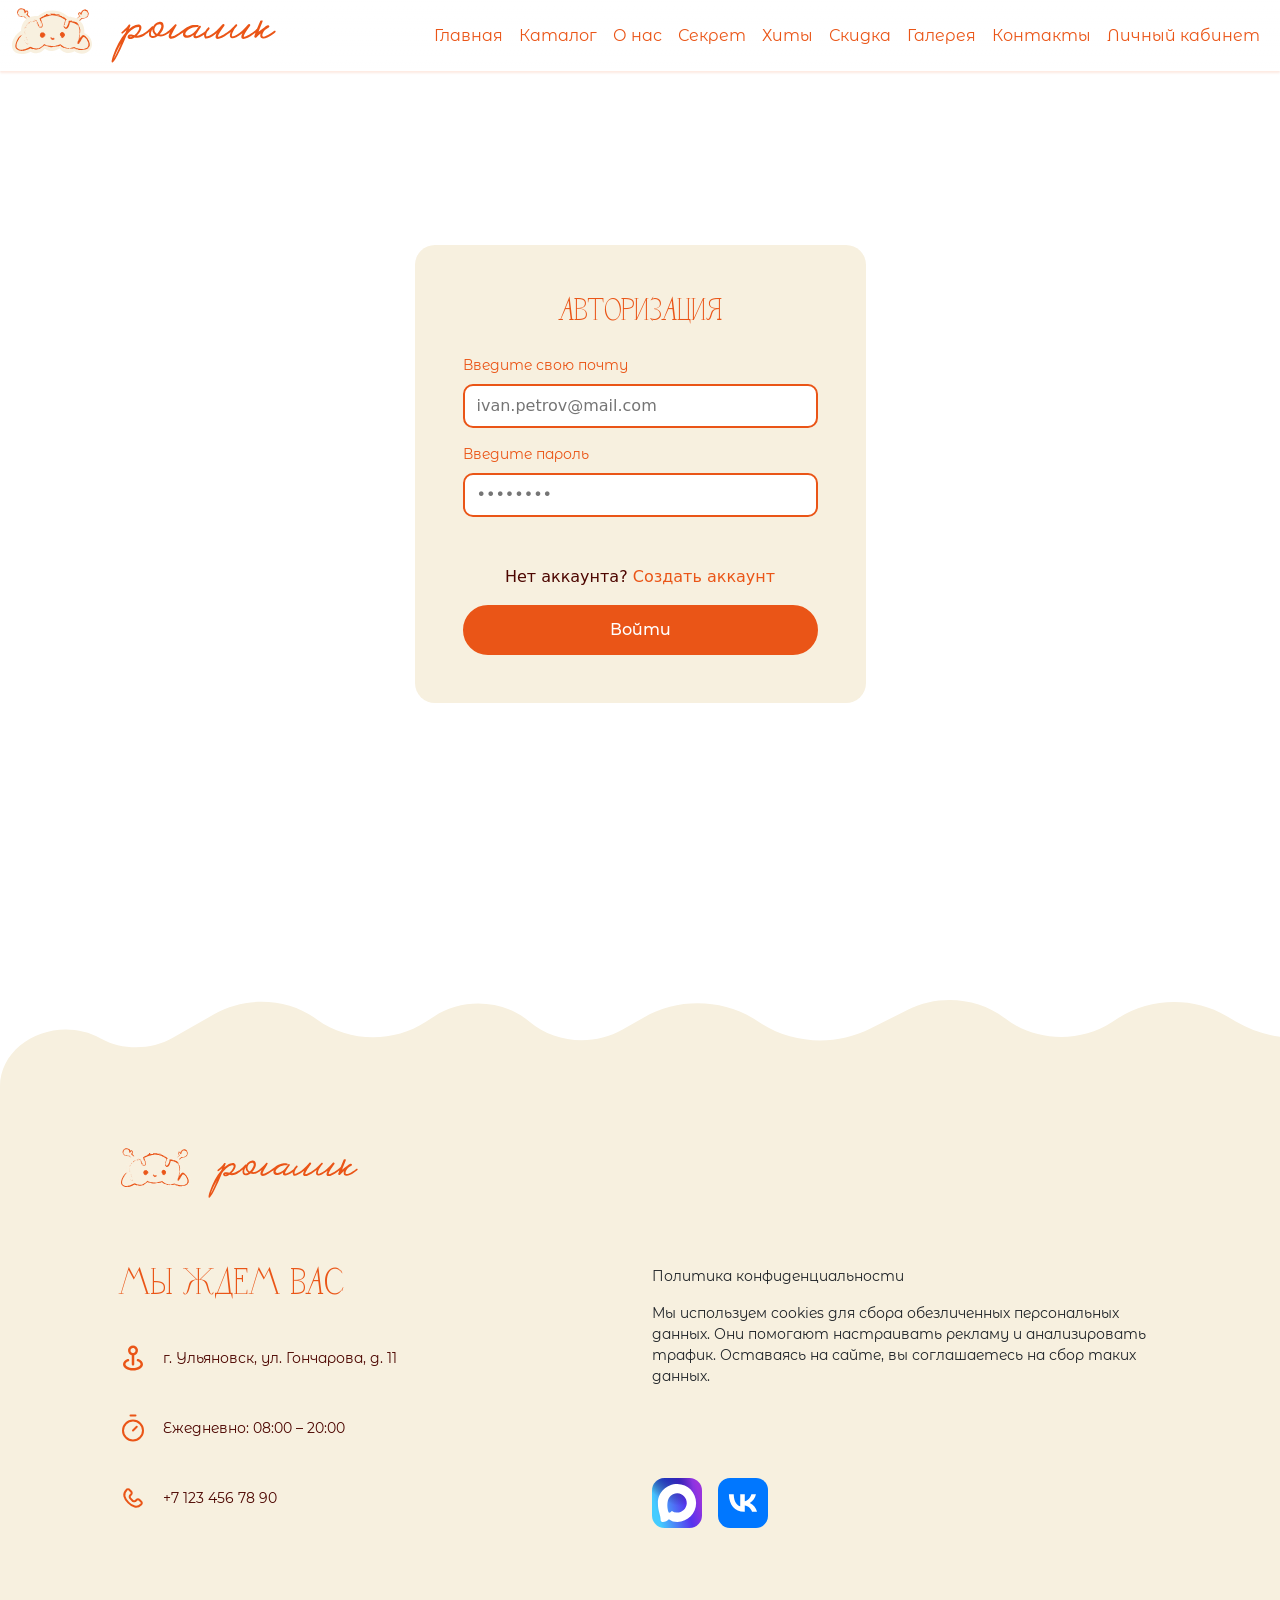
<file: login.html>
<!DOCTYPE html>
<html lang="en">

<head>
    <meta charset="UTF-8">
    <meta name="viewport" content="width=device-width, initial-scale=1.0">
    <title>Document</title>
    <link rel="stylesheet" href="css/main.css">
    <link href="https://cdn.jsdelivr.net/npm/bootstrap@5.3.8/dist/css/bootstrap.min.css" rel="stylesheet"
        integrity="sha384-sRIl4kxILFvY47J16cr9ZwB07vP4J8+LH7qKQnuqkuIAvNWLzeN8tE5YBujZqJLB" crossorigin="anonymous">
</head>

<body>
    <header>
        <nav class="navbar navbar-expand-lg fixed-top">
            <div class="container-fluid">
                <div class="logo d-flex align-items-center">
                    <picture>
                        <source media="(max-width: 768px)" srcset="img/logo.svg">
                        <img src="img/logo-desk.svg" alt="">
                    </picture>
                </div>

                <button class="navbar-toggler border-2 border-light" type="button" data-bs-toggle="collapse"
                    data-bs-target="#navbarNavAltMarkup" aria-controls="navbarNavAltMarkup" aria-expanded="false"
                    aria-label="Toggle navigation">
                    <img src="img/burger.svg" alt="">
                </button>

                <div class="collapse navbar-collapse" id="navbarNavAltMarkup">
                    <div class="navbar-nav ms-auto">
                        <a class="nav-link" href="index.html#hero">Главная</a>
                        <a class="nav-link" href="catalog.html">Каталог</a>
                        <a class="nav-link" href="index.html#about">О нас</a>
                        <a class="nav-link" href="index.html#secret">Секрет</a>
                        <a class="nav-link" href="index.html#bestsellers">Хиты</a>
                        <a class="nav-link" href="index.html#action">Скидка</a>
                        <a class="nav-link" href="index.html#gallery">Галерея</a>
                        <a class="nav-link" href="index.html#contact">Контакты</a>
                        <a class="nav-link" href="reg.html">Личный кабинет</a>
                    </div>
                </div>
            </div>
        </nav>

    </header>

    <main class="d-flex align-items-center min-vh-100 pt-5">
        <div class="container">
            <div class="row justify-content-center">

                <div class="col-12 col-md-8 col-lg-5">
                    <div class="login-card p-5 p-md-5">

                        <h2 class="login-title text-center mb-4">АВТОРИЗАЦИЯ</h2>

                        <form>
                            <div class="mb-3 d-flex flex-column">
                                <label class="form-label login-label">Введите свою почту</label>
                                <input type="email" class=" login-input" placeholder="ivan.petrov@mail.com"
                                    required>
                            </div>

                            <div class="mb-3 d-flex flex-column">
                                <label class="form-label login-label">Введите пароль</label>
                                <input type="password" class="login-input" placeholder="••••••••" required>
                            </div>


                            <div class="text-center mt-5 reg-link">
                                <p>Нет аккаунта? <a href="reg.html">Создать аккаунт</a></p>
                            </div>

                            <button type="submit" class="w-100 mt-0 login-btn">Войти</button>
                        </form>

                    </div>
                </div>
            </div>
        </div>
    </main>

    <footer id="contact">
        <div class="container p-5">
            <div class="logo-footer d-flex align-items-center mb-5">
                <img src="img/logo-desk.svg" alt="Логотип" style="height: 50px;" />
            </div>

            <div class="row g-4">
                <div class="col-12 col-lg-6">
                    <h2 class="title text-center text-lg-start">МЫ ЖДЕМ ВАС</h2>
                    <ul class="list-contact">
                        <li>
                            <img src="img/uil_map-pin.svg" alt="Адрес" />
                            <a href="#">г. Ульяновск, ул. Гончарова, д. 11</a>
                        </li>
                        <li>
                            <img src="img/lucide_timer.svg" alt="Время работы" />
                            <a href="#">Ежедневно: 08:00 – 20:00</a>
                        </li>
                        <li>
                            <img src="img/flowbite_phone-outline.svg" alt="Телефон" />
                            <a href="tel:+71234567890">+7 123 456 78 90</a>
                        </li>
                    </ul>
                </div>

                <div class="col-12 col-lg-6">
                    <div class="confid">
                        <p>Политика конфиденциальности</p>
                        <p>
                            Мы используем cookies для сбора обезличенных персональных данных.
                            Они помогают настраивать рекламу и анализировать трафик.
                            Оставаясь на сайте, вы соглашаетесь на сбор таких данных.
                        </p>
                    </div>

                    <div class="icon-set d-flex flex-row gap-3 justify-content-center justify-content-lg-start">
                        <img src="img/max.svg" alt="" />
                        <img src="img/vk.svg" alt="" />
                    </div>
                </div>
            </div>
        </div>
    </footer>

</body>
<script src="js/main.js"></script>
<script src="https://cdn.jsdelivr.net/npm/bootstrap@5.3.8/dist/js/bootstrap.bundle.min.js"
    integrity="sha384-FKyoEForCGlyvwx9Hj09JcYn3nv7wiPVlz7YYwJrWVcXK/BmnVDxM+D2scQbITxI"
    crossorigin="anonymous"></script>

</html>
</file>
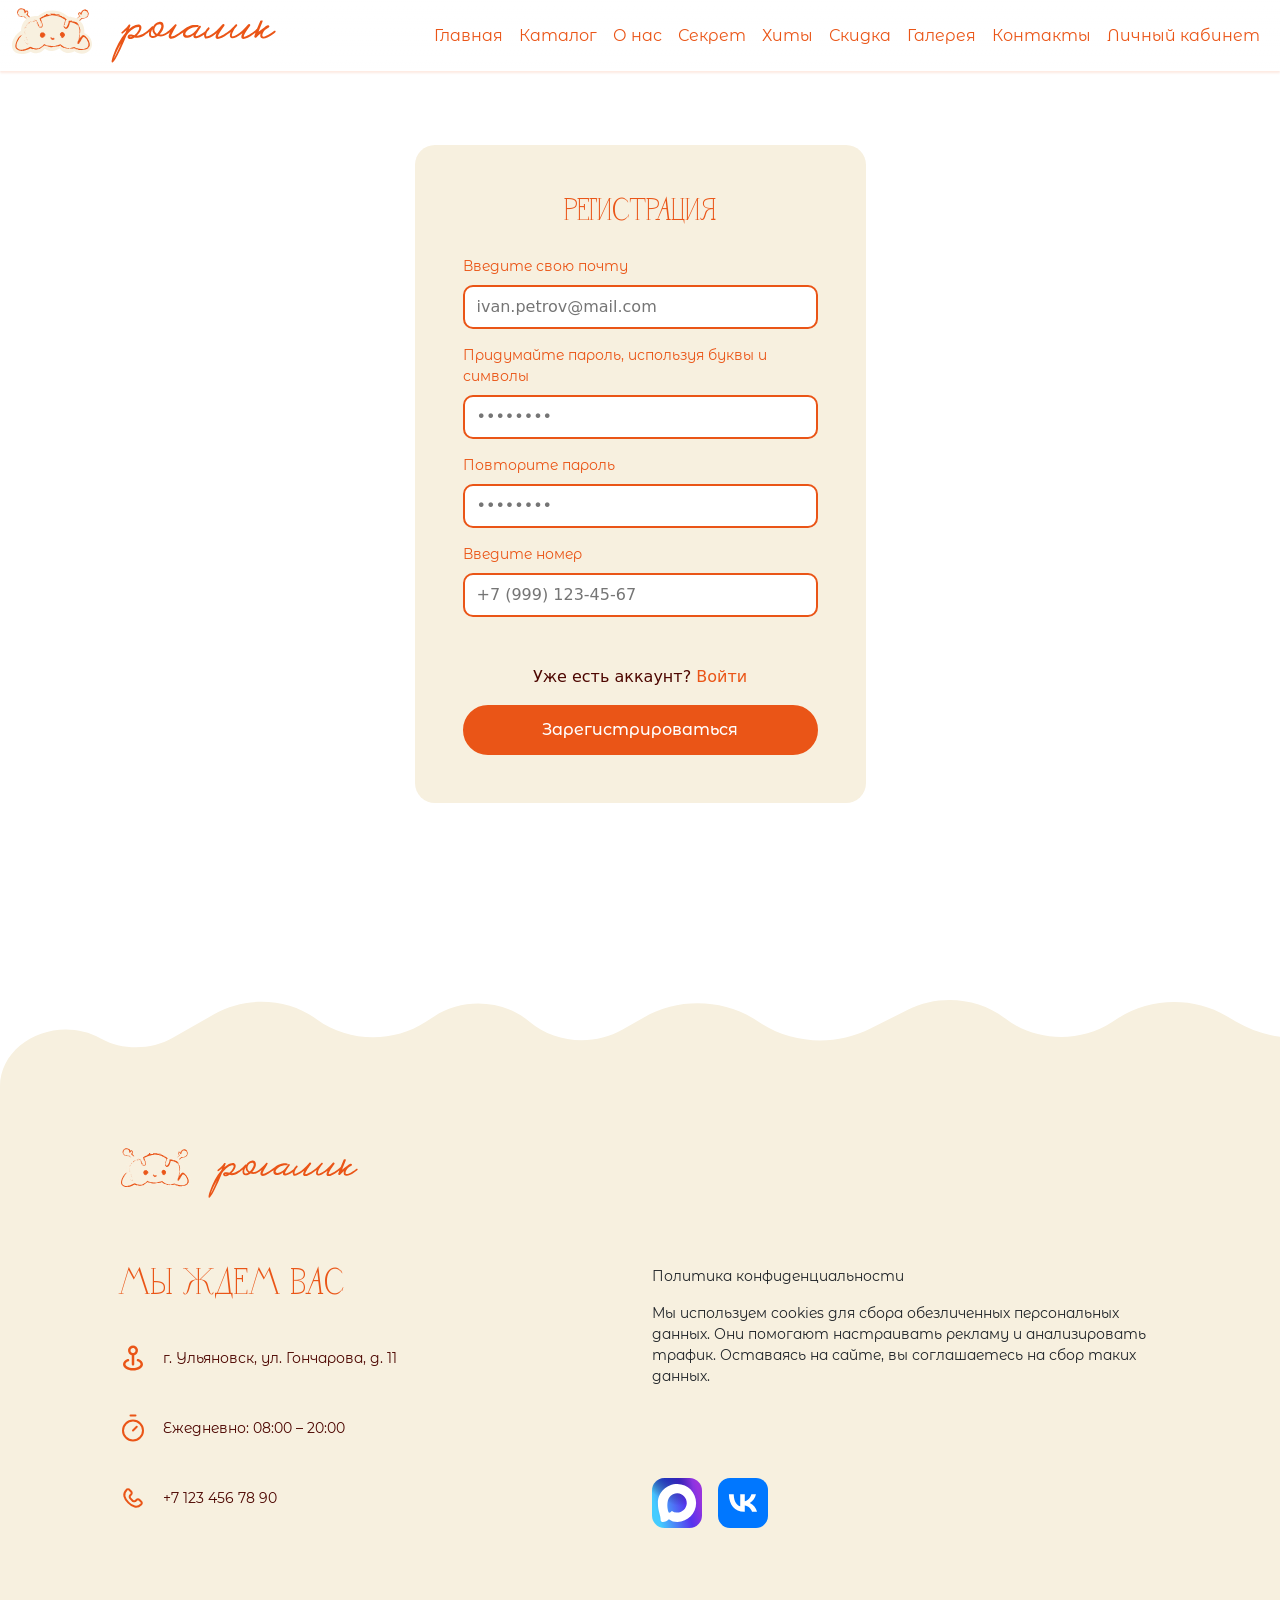
<file: reg.html>
<!DOCTYPE html>
<html lang="en">

<head>
    <meta charset="UTF-8">
    <meta name="viewport" content="width=device-width, initial-scale=1.0">
    <title>Document</title>
    <link rel="stylesheet" href="css/main.css">
    <link href="https://cdn.jsdelivr.net/npm/bootstrap@5.3.8/dist/css/bootstrap.min.css" rel="stylesheet"
        integrity="sha384-sRIl4kxILFvY47J16cr9ZwB07vP4J8+LH7qKQnuqkuIAvNWLzeN8tE5YBujZqJLB" crossorigin="anonymous">
</head>

<body>
    <header>
        <nav class="navbar navbar-expand-lg fixed-top">
            <div class="container-fluid">
                <div class="logo d-flex align-items-center">
                    <picture>
                        <source media="(max-width: 768px)" srcset="img/logo.svg">
                        <img src="img/logo-desk.svg" alt="">
                    </picture>
                </div>

                <button class="navbar-toggler border-2 border-light" type="button" data-bs-toggle="collapse"
                    data-bs-target="#navbarNavAltMarkup" aria-controls="navbarNavAltMarkup" aria-expanded="false"
                    aria-label="Toggle navigation">
                    <img src="img/burger.svg" alt="">
                </button>

                <div class="collapse navbar-collapse" id="navbarNavAltMarkup">
                    <div class="navbar-nav ms-auto">
                        <a class="nav-link" href="index.html#hero">Главная</a>
                        <a class="nav-link" href="catalog.html">Каталог</a>
                        <a class="nav-link" href="index.html#about">О нас</a>
                        <a class="nav-link" href="index.html#secret">Секрет</a>
                        <a class="nav-link" href="index.html#bestsellers">Хиты</a>
                        <a class="nav-link" href="index.html#action">Скидка</a>
                        <a class="nav-link" href="index.html#gallery">Галерея</a>
                        <a class="nav-link" href="index.html#contact">Контакты</a>
                        <a class="nav-link" href="reg.html">Личный кабинет</a>
                    </div>
                </div>
            </div>
        </nav>

    </header>

    <main class="d-flex align-items-center min-vh-100 pt-5">
        <div class="container">
            <div class="row justify-content-center">

                <div class="col-12 col-md-8 col-lg-5">
                    <div class="reg-card p-5 p-md-5">

                        <h2 class="reg-title text-center mb-4">РЕГИСТРАЦИЯ</h2>

                        <form>
                            <div class="mb-3 d-flex flex-column">
                                <label class="form-label reg-label">Введите свою почту</label>
                                <input type="email" class=" reg-input" placeholder="ivan.petrov@mail.com"
                                    required>
                            </div>

                            <div class="mb-3 d-flex flex-column">
                                <label class="form-label reg-label">Придумайте пароль, используя буквы и символы</label>
                                <input type="password" class="reg-input" placeholder="••••••••" required>
                            </div>

                            <div class="mb-3 d-flex flex-column">
                                <label class="form-label reg-label">Повторите пароль</label>
                                <input type="password" class="reg-input" placeholder="••••••••" required>
                            </div>

                            <div class="mb-4 d-flex flex-column">
                                <label class="form-label reg-label">Введите номер</label>
                                <input type="tel" class="reg-input" placeholder="+7 (999) 123-45-67"
                                    required>
                            </div>

                            <div class="text-center mt-5 reg-link">
                                <p>Уже есть аккаунт? <a href="login.html">Войти</a></p>
                            </div>

                            <button type="submit" class="w-100 mt-0 reg-btn">Зарегистрироваться</button>
                        </form>

                    </div>
                </div>
            </div>
        </div>
    </main>

    <footer id="contact">
        <div class="container p-5">
            <div class="logo-footer d-flex align-items-center mb-5">
                <img src="img/logo-desk.svg" alt="Логотип" style="height: 50px;" />
            </div>

            <div class="row g-4">
                <div class="col-12 col-lg-6">
                    <h2 class="title text-center text-lg-start">МЫ ЖДЕМ ВАС</h2>
                    <ul class="list-contact">
                        <li>
                            <img src="img/uil_map-pin.svg" alt="Адрес" />
                            <a href="#">г. Ульяновск, ул. Гончарова, д. 11</a>
                        </li>
                        <li>
                            <img src="img/lucide_timer.svg" alt="Время работы" />
                            <a href="#">Ежедневно: 08:00 – 20:00</a>
                        </li>
                        <li>
                            <img src="img/flowbite_phone-outline.svg" alt="Телефон" />
                            <a href="tel:+71234567890">+7 123 456 78 90</a>
                        </li>
                    </ul>
                </div>

                <div class="col-12 col-lg-6">
                    <div class="confid">
                        <p>Политика конфиденциальности</p>
                        <p>
                            Мы используем cookies для сбора обезличенных персональных данных.
                            Они помогают настраивать рекламу и анализировать трафик.
                            Оставаясь на сайте, вы соглашаетесь на сбор таких данных.
                        </p>
                    </div>

                    <div class="icon-set d-flex flex-row gap-3 justify-content-center justify-content-lg-start">
                        <img src="img/max.svg" alt="" />
                        <img src="img/vk.svg" alt="" />
                    </div>
                </div>
            </div>
        </div>
    </footer>

</body>
<script src="js/main.js"></script>
<script src="https://cdn.jsdelivr.net/npm/bootstrap@5.3.8/dist/js/bootstrap.bundle.min.js"
    integrity="sha384-FKyoEForCGlyvwx9Hj09JcYn3nv7wiPVlz7YYwJrWVcXK/BmnVDxM+D2scQbITxI"
    crossorigin="anonymous"></script>

</html>
</file>
<file: css/main.css>
@import url('https://fonts.googleapis.com/css2?family=Montserrat+Alternates:ital,wght@0,100;0,200;0,300;0,400;0,500;0,600;0,700;0,800;0,900;1,100;1,200;1,300;1,400;1,500;1,600;1,700;1,800;1,900&display=swap');

@font-face {
    font-family: 'Alistair Signature';
    src: url('../fonts/Alistair Signature.ttf') format('truetype');
    font-weight: normal;
    font-style: normal;
    font-display: swap;
}

@font-face {
    font-family: 'Novelist';
    src: url('../fonts/ofont.ru_Novelist.ttf') format('opentype');
    font-weight: lighter;
    font-style: normal;
    font-display: swap;
}

* {
    margin: 0;
    padding: 0;
}

/* navbar */
nav.navbar {
    background-color: transparent !important;
    background-image: linear-gradient(180deg, rgb(255, 255, 255) 0%, rgba(255, 255, 255, 0) 100%) !important;
    box-shadow: 0 2px 2px 0 #ea55171f !important;
}

.navbar-brand {
    padding-left: 20px;
}

.navbar-nav {
    font-family: 'Montserrat Alternates', sans-serif;
    text-align: center;
}

.navbar-nav a {
    color: #EA5517;
}

.logo-title {
    font-family: 'Alistair Signature', cursive;
    color: #EA5517 !important;
}

.navbar-toggler {
    background: transparent;
    border: 2px solid #fff;
    padding: 10px;
    transition: 0.3s;
}

.navbar-toggler:hover {
    border-color: #EA5517;
}

/* hero */
.hero {
    background: url('../img/bg-hero.svg') no-repeat;
    height: auto;
    padding-bottom: 57vh;
}

.hero-title {
    font-family: 'Alistair Signature', cursive;
    color: #4D0600 !important;
    font-size: 72px;
    padding-top: 90px;
    margin-bottom: 40px;
}

@media (max-width: 768px) {
    .hero {
        background-image: url('../img/bg-mobile.svg');
        padding-bottom: 15vh;   
        background-size: cover; 
    }
    nav.navbar {
        position: static !important;
    }
}


/* button */
.btn-action,
.reg-btn,
.login-btn {
    border: 3px solid #EA5517;
    border-radius: 30px;
    padding: 10px 36px;
    font-family: 'Montserrat Alternates', sans-serif;
    font-size: 16px;
    font-weight: 500;
    transition: 0.3s;
}

.btn-action {
    background-color: transparent;
    color: #EA5517;
}

.btn-action a {
    text-decoration: none;
    color: #4D0600;
}

.btn-action:hover {
    background-color: #EA5517;
    color: #F7F0DF;
}

.btn-action:hover a {
    color: #F7F0DF;
}

.reg-btn,
.login-btn {
    background-color: #EA5517;
    color: #fff;
}

.reg-btn:hover,
.login-btn:hover {
    background-color: transparent;
    color: #EA5517;
}

/* sections */
.about,
.secret,
.bestsellers,
.action,
.reviews {
    padding: 80px 0 0;
}

.title {
    font-family: 'Novelist', serif;
    font-size: 37px;
    line-height: 1;
    margin-bottom: 40px;
    color: #EA5517;
}

.font-another {
    font-family: 'Alistair Signature', cursive;
    font-size: 57px;
    line-height: 0.2;
    color: #4D0600;
}

.content-about {
    padding-top: 60px;
}

.text-content {
    margin-bottom: 30px;
    font-family: 'Montserrat Alternates', sans-serif;
    font-size: 14px;
    color: #4D0600;
    text-align: justify;
}

.text-secret {
    text-align: center;
    margin-bottom: 40px;
}

/* block secrets */
.block {
    display: table;
    width: 100%;
    min-height: 400px;
    padding: 20px;
    position: relative;
    overflow: hidden;
    text-align: center;
    background: url('../img/croissant.svg') center / contain no-repeat;
}

.block:hover {
    animation: shakeCroissant 0.6s ease-in-out;
}

.block .secret-content {
    padding: 60px 90px;
}

.title-secret {
    font-family: 'Alistair Signature', cursive;
    font-size: 54px;
    margin-bottom: 40px;
    color: #F7F0DF;
}

.txt-beige {
    color: #F7F0DF;
}

@keyframes shakeCroissant {
    0% {
        transform: rotate(0deg) scale(1);
    }

    15% {
        transform: rotate(-1.5deg) scale(1.008);
    }

    35% {
        transform: rotate(1.5deg) scale(1.012);
    }

    55% {
        transform: rotate(-1deg) scale(1.008);
    }

    75% {
        transform: rotate(0.6deg) scale(1.004);
    }

    100% {
        transform: rotate(0deg) scale(1);
    }
}


@media (max-width: 768px) {
    .block {
        display: block;
        min-height: 300px;
        padding: 10px;
        margin-bottom: 20px;
        background-size: cover;
    }

    .secret-content {
        display: block;
        width: 100%;
        padding: 40px 20px;
    }

    .txt-beige {
        font-size: 14px;
        line-height: 1.6;
    }
}

/* slider */

.slider {
    position: relative;
    margin: 0 auto;
}

.slider-container {
    overflow: hidden;
}

.slider-btn {
    position: absolute;
    top: 50%;
    transform: translateY(-50%);
    width: 45px;
    height: 45px;
    background: none;
    color: #EA5517;
    border: none;
    border-radius: 50%;
    font-size: 24px;
    cursor: pointer;
    transition: all 0.3s;
    z-index: 10;
}

.slider-btn.prev {
    left: 0;
}

.slider-btn.next {
    right: 0;
}

.slider-btn.disabled {
    opacity: 0.3;
    cursor: not-allowed;
    pointer-events: none;
}

.product-card {
    height: 100%;
    padding: 20px;
    overflow: hidden;
    border: 2px solid transparent;
    border-radius: 10px;
    transition: 0.3s;
}

.product-card:hover {
    border-color: #ea561771;
}

.card-title {
    font-family: 'Alistair Signature', cursive;
    color: #EA5517 !important;
    font-size: 40px;
    line-height: 0.9;
    padding: 0 25px;
}

.card-text {
    font-family: 'Montserrat Alternates', sans-serif;
    color: #4D0600;
    font-size: 14px;
    text-align: justify;
    padding: 0 25px;
    margin-top: 20px;
}

.price {
    font-size: 20px;
    color: #EA5517;
    font-weight: 700;
}

/* timer */

.title-post {
    font-family: 'Alistair Signature', cursive;
    font-size: 40px;
    line-height: 0.2;
    color: #4D0600;
    margin-bottom: 100px;
}

.remark {
    font-family: 'Alistair Signature', cursive;
    font-size: 40px;
    line-height: 0.2;
    color: #EA5517;
}

.timer1 {
    font-family: 'Alistair Signature', cursive;
    font-size: 70px;
    color: #4D0600;
}

@media (max-width: 768px) {
    .timer1 {
        font-size: 40px;
    }
}

.pattern {
    padding: 60px 0;
    overflow: hidden;
}

.action img {
    animation: rotate 20s linear infinite;
}

@keyframes rotate {
    from {
        transform: rotate(0deg);
    }

    to {
        transform: rotate(360deg);
    }
}

/* gallery */

.gallery img {
    transition: 0.5s;
}

.gallery img:hover {
    filter: sepia(0.4);
}

/* footer */

footer {
    margin: 100px 0 0;
    padding-top: 100px;
    background: url('../img/bg-footer.svg') no-repeat;
    height: auto;
}

footer ul {
    padding: 0;
}

footer li {
    list-style: none;
    margin-bottom: 40px;
}

footer a {
    font-family: 'Montserrat Alternates', sans-serif;
    text-decoration: none;
    color: #4D0600;
    font-size: 14px;
    padding-bottom: 40px;
    padding-left: 10px;
}

footer .title {
    padding-top: 20px;
}

.confid {
    padding-top: 20px;
    font-family: 'Montserrat Alternates', sans-serif;
    font-size: 14px;
}

.icon-set {
    padding-top: 75px;
}

@media (max-width: 768px) {
    footer {
        background-image: none;
        background-color: #F7F0DF;
        padding-bottom: 40px;
    }
}

/* reg, author */

.reg-card,
.login-card {
    background-color: #F7F0DF;
    border-radius: 20px;
}

.reg-title,
.login-title {
    font-family: 'Novelist', serif;
    color: #EA5517 !important;
}

.form-label {
    font-family: 'Montserrat Alternates', sans-serif;
    font-size: 14px;
    color: #EA5517;
}

input {
    border: 2px solid #EA5517;
    border-radius: 10px;
    padding: 8px 12px;
    outline: none;
}

.reg-link a {
    text-decoration: none;
    color: #EA5517;
}

.reg-link {
    color: #4D0600;
}

/* modal*/

.order-modal {
    background-color: #F7F0DF !important;
}

.order-modal__logo {
    width: 120px;
    margin-bottom: 20px;
}

.order-modal__text {
    color: #4D0600;
    font-size: 16px;
    margin-bottom: 25px;
}

.order-modal__input {
    border: 2px solid #EA5517;
    border-radius: 15px;
    padding: 12px;
}

.order-modal__btn {
    background-color: #EA5517;
    color: #fff;
    border: 2px solid #EA5517;
    border-radius: 20px;
    padding: 12px;
    font-size: 18px;
    transition: 0.3s;
}

.order-modal__btn:hover,
.order-modal__btn:focus {
    background-color: transparent;
    color: #EA5517;
    border-color: #EA5517;
}

.order-modal__note {
    font-size: 12px;
    color: #4D0600;;
    margin-top: 15px;
}
</file>
